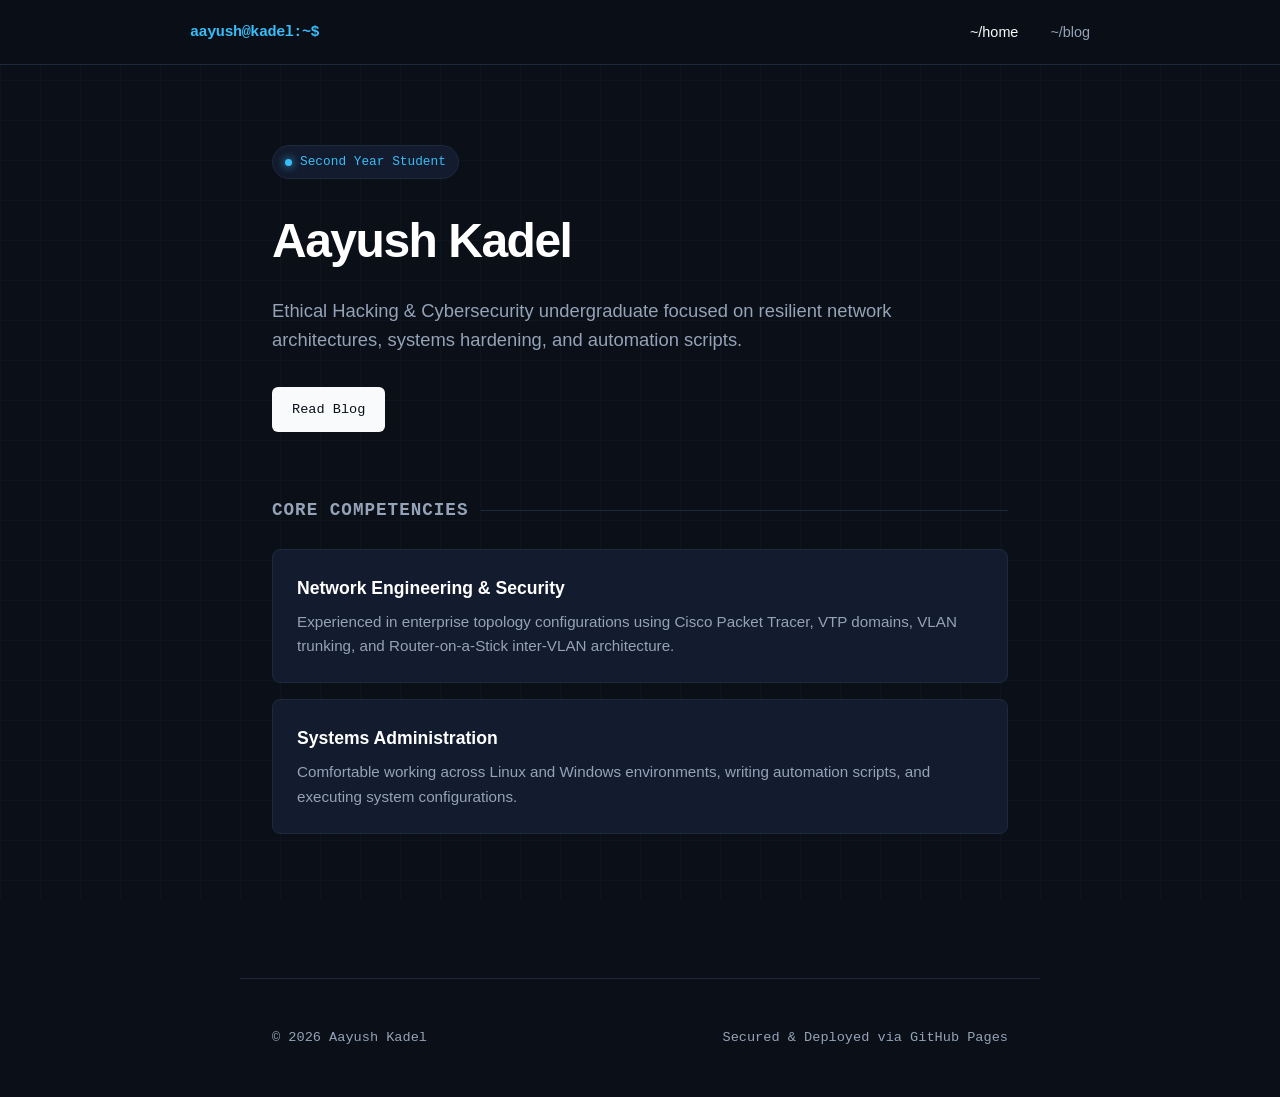
<file: index.html>
<!DOCTYPE html>
<html lang="en">
<head>
    <meta charset="UTF-8">
    <meta name="viewport" content="width=device-width, initial-scale=1.0">
    <title>Aayush Kadel — Cybersecurity & Infrastructure</title>
    <link rel="stylesheet" href="style.css">
</head>
<body>
    <header>
        <nav>
            <div class="logo">aayush@kadel:~$</div>
            <ul class="nav-links">
                <li><a href="index.html" class="active">~/home</a></li>
                <li><a href="blog.html">~/blog</a></li>
                
            </ul>
        </nav>
    </header>

    <main class="container">
        <section class="hero">
            <div class="status-badge">
                <div class="status-dot"></div>
                Second Year Student
            </div>
            <h1>Aayush Kadel</h1>
            <p class="subtitle">
                Ethical Hacking & Cybersecurity undergraduate focused on resilient network architectures, systems hardening, and automation scripts.
            </p>
            <div class="actions">
                <a href="blog.html" class="btn btn-primary">Read Blog</a>

            </div>
        </section>

        <section class="section">
            <h2>Core Competencies</h2>
            <div class="grid">
                <div class="card">
                    <h3>Network Engineering & Security</h3>
                    <p>Experienced in enterprise topology configurations using Cisco Packet Tracer, VTP domains, VLAN trunking, and Router-on-a-Stick inter-VLAN architecture.</p>
                </div>
                <div class="card">
                    <h3>Systems Administration</h3>
                    <p>Comfortable working across Linux and Windows environments, writing automation scripts, and executing system configurations.</p>
                </div>
            </div>
        </section>
    </main>

    <footer>
        <div>&copy; 2026 Aayush Kadel</div>
        <div>Secured & Deployed via GitHub Pages</div>
    </footer>
</body>
</html>
</file>
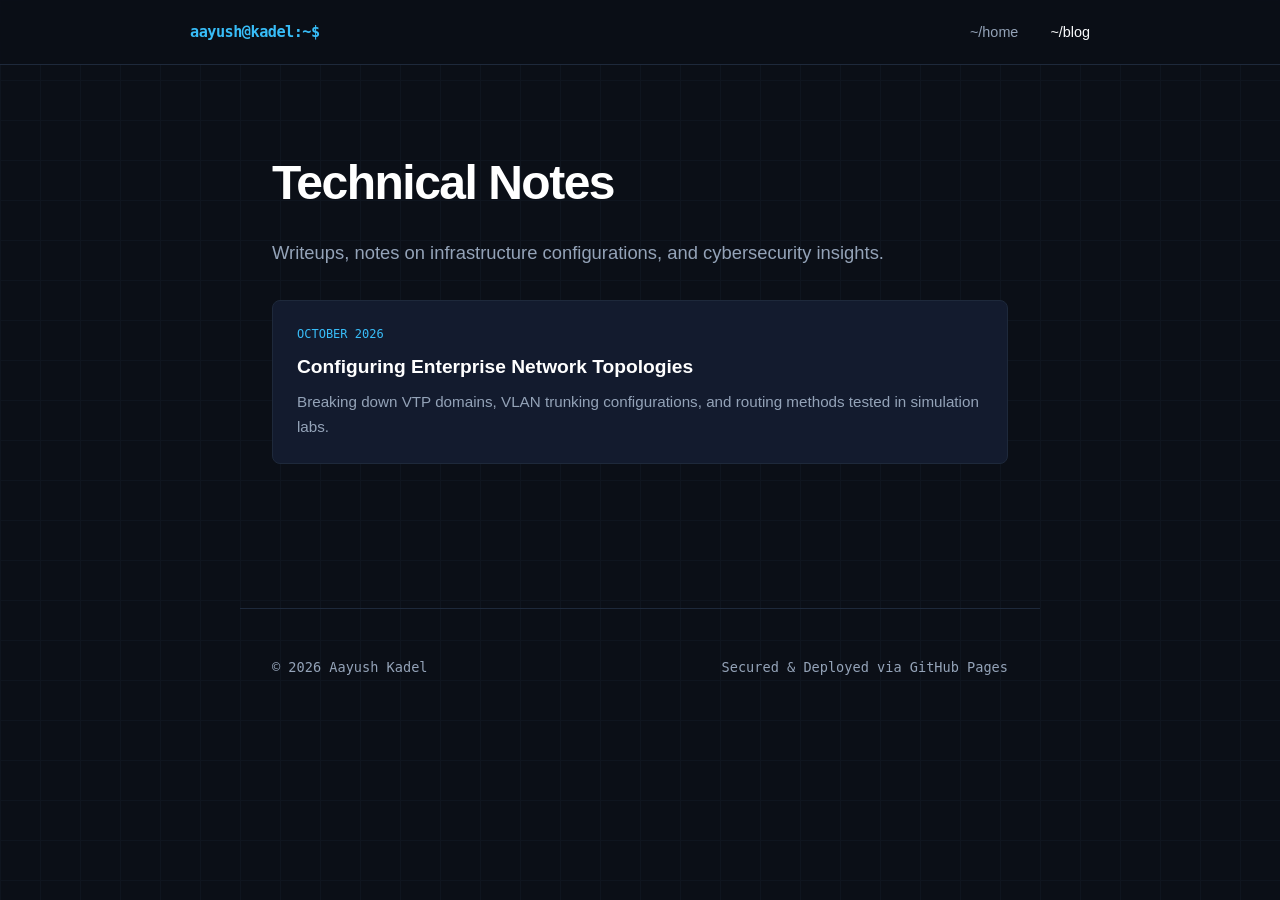
<file: blog.html>
<!DOCTYPE html>
<html lang="en">
<head>
    <meta charset="UTF-8">
    <meta name="viewport" content="width=device-width, initial-scale=1.0">
    <title>Blog — Aayush Kadel</title>
    <link rel="stylesheet" href="style.css">
</head>
<body>
    <header>
        <nav>
            <div class="logo">aayush@kadel:~$</div>
            <ul class="nav-links">
                <li><a href="index.html">~/home</a></li>
                <li><a href="blog.html" class="active">~/blog</a></li>
            </ul>
        </nav>
    </header>

    <main class="container">
        <section class="hero" style="margin-bottom: 2rem;">
            <h1>Technical Notes</h1>
            <p class="subtitle">Writeups, notes on infrastructure configurations, and cybersecurity insights.</p>
        </section>

        <section class="section">
            <div class="blog-list">
                <a href="posts/first-post.html" class="blog-item">
                    <div class="blog-date">OCTOBER 2026</div>
                    <h3>Configuring Enterprise Network Topologies</h3>
                    <p>Breaking down VTP domains, VLAN trunking configurations, and routing methods tested in simulation labs.</p>
                </a>
            </div>
        </section>
    </main>

    <footer>
        <div>&copy; 2026 Aayush Kadel</div>
        <div>Secured & Deployed via GitHub Pages</div>
    </footer>
</body>
</html>
</file>
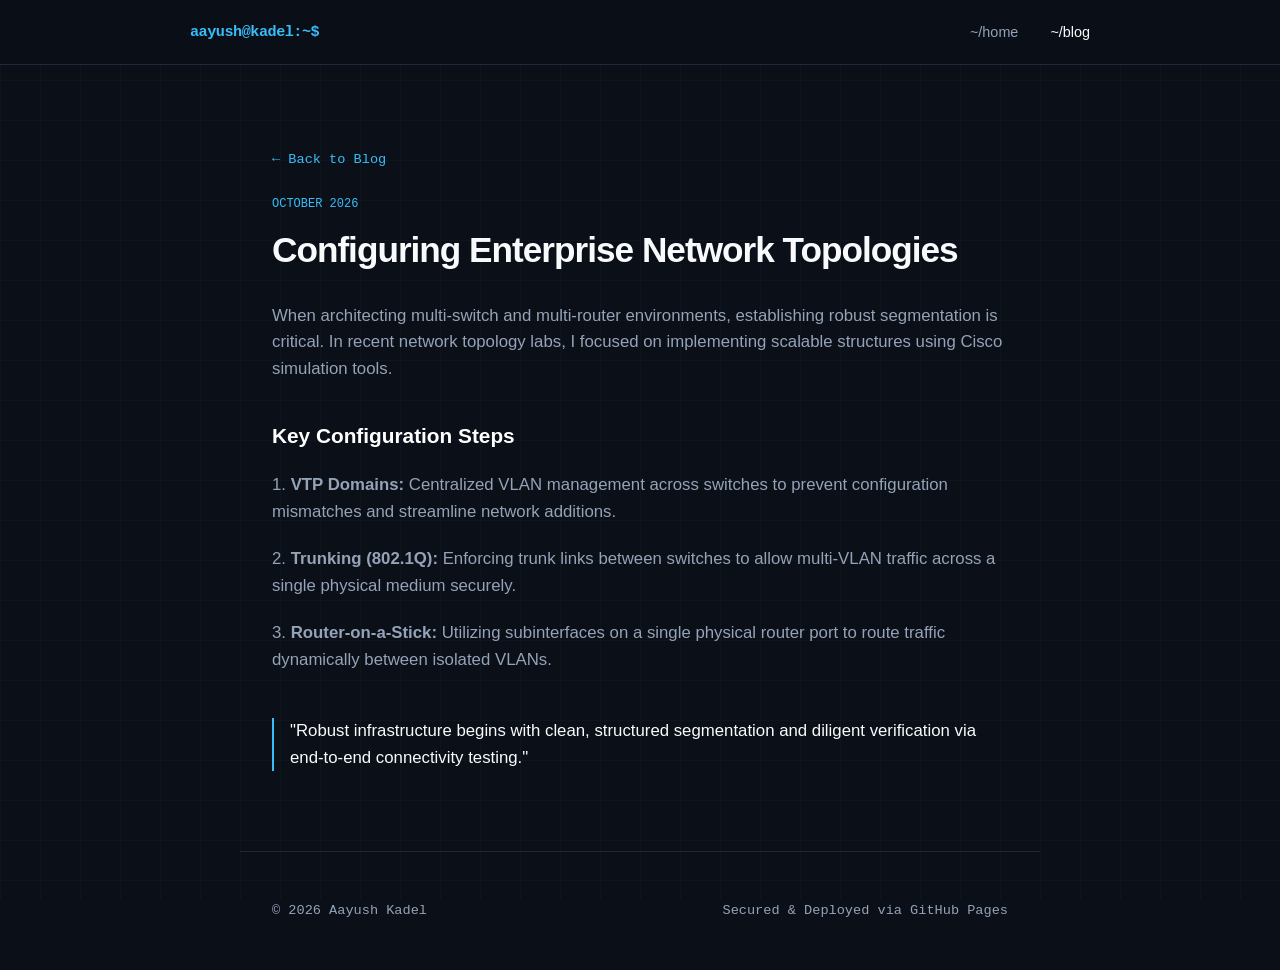
<file: posts/first-post.html>
<!DOCTYPE html>
<html lang="en">
<head>
    <meta charset="UTF-8">
    <meta name="viewport" content="width=device-width, initial-scale=1.0">
    <title>Configuring Enterprise Network Topologies — Aayush Kadel</title>
    <link rel="stylesheet" href="../style.css">
</head>
<body>
    <header>
        <nav>
            <div class="logo">aayush@kadel:~$</div>
            <ul class="nav-links">
                <li><a href="../index.html">~/home</a></li>
                <li><a href="../blog.html" class="active">~/blog</a></li>
            </ul>
        </nav>
    </header>

    <main class="container">
        <article>
            <div style="margin-bottom: 1.5rem;">
                <a href="../blog.html" style="color: var(--accent); text-decoration: none; font-family: var(--font-mono); font-size: 0.85rem;">← Back to Blog</a>
            </div>
            
            <div class="blog-date" style="margin-bottom: 0.5rem;">OCTOBER 2026</div>
            <h1 style="font-size: 2.2rem; margin-bottom: 1.5rem; letter-spacing: -1px;">Configuring Enterprise Network Topologies</h1>
            
            <div style="color: var(--text-muted); font-size: 1.05rem; display: flex; flex-direction: column; gap: 1.25rem;">
                <p>When architecting multi-switch and multi-router environments, establishing robust segmentation is critical. In recent network topology labs, I focused on implementing scalable structures using Cisco simulation tools.</p>
                
                <h3 style="color: #fff; font-size: 1.3rem; margin-top: 1rem;">Key Configuration Steps</h3>
                <p>1. <strong>VTP Domains:</strong> Centralized VLAN management across switches to prevent configuration mismatches and streamline network additions.</p>
                <p>2. <strong>Trunking (802.1Q):</strong> Enforcing trunk links between switches to allow multi-VLAN traffic across a single physical medium securely.</p>
                <p>3. <strong>Router-on-a-Stick:</strong> Utilizing subinterfaces on a single physical router port to route traffic dynamically between isolated VLANs.</p>

                <p style="margin-top: 1.5rem; border-left: 2px solid var(--accent); padding-left: 1rem; color: var(--text-main);">
                    "Robust infrastructure begins with clean, structured segmentation and diligent verification via end-to-end connectivity testing."
                </p>
            </div>
        </article>
    </main>

    <footer>
        <div>&copy; 2026 Aayush Kadel</div>
        <div>Secured & Deployed via GitHub Pages</div>
    </footer>
</body>
</html>
</file>
<file: style.css>
:root {
    --bg-color: #0b0f17;
    --card-bg: #131b2e;
    --border-color: #1e293b;
    --accent: #38bdf8;
    --accent-glow: rgba(56, 189, 248, 0.15);
    --text-main: #f8fafc;
    --text-muted: #94a3b8;
    --font-mono: ui-monospace, SFMono-Regular, Menlo, Monaco, Consolas, monospace;
}

* {
    margin: 0;
    padding: 0;
    box-sizing: border-box;
}

body {
    font-family: -apple-system, BlinkMacSystemFont, "Segoe UI", Roboto, Helvetica, Arial, sans-serif;
    background-color: var(--bg-color);
    color: var(--text-main);
    line-height: 1.6;
    overflow-x: hidden;
}

body::before {
    content: "";
    position: fixed;
    top: 0; left: 0; width: 100%; height: 100%;
    background-image: linear-gradient(var(--border-color) 1px, transparent 1px),
                      linear-gradient(90deg, var(--border-color) 1px, transparent 1px);
    background-size: 40px 40px;
    opacity: 0.25;
    z-index: -1;
}

header {
    border-bottom: 1px solid var(--border-color);
    background: rgba(11, 15, 23, 0.85);
    backdrop-filter: blur(10px);
    position: sticky;
    top: 0;
    z-index: 100;
    padding: 1.25rem 2rem;
}

nav {
    max-width: 900px;
    margin: 0 auto;
    display: flex;
    justify-content: space-between;
    align-items: center;
}

.logo {
    font-family: var(--font-mono);
    font-weight: 600;
    font-size: 0.95rem;
    color: var(--accent);
    letter-spacing: -0.5px;
}

.logo span {
    color: var(--text-muted);
}

.nav-links {
    list-style: none;
    display: flex;
    gap: 2rem;
    font-size: 0.9rem;
}

.nav-links a {
    color: var(--text-muted);
    text-decoration: none;
    transition: color 0.2s ease;
}

.nav-links a:hover, .nav-links a.active {
    color: var(--text-main);
}

.container {
    max-width: 800px;
    margin: 0 auto;
    padding: 5rem 2rem;
}

.hero {
    margin-bottom: 4rem;
}

.status-badge {
    display: inline-flex;
    align-items: center;
    gap: 0.5rem;
    font-family: var(--font-mono);
    font-size: 0.8rem;
    background: var(--card-bg);
    border: 1px solid var(--border-color);
    padding: 0.35rem 0.75rem;
    border-radius: 20px;
    color: var(--accent);
    margin-bottom: 1.5rem;
}

.status-dot {
    width: 7px;
    height: 7px;
    background-color: var(--accent);
    border-radius: 50%;
    box-shadow: 0 0 8px var(--accent);
    animation: pulse 2s infinite;
}

@keyframes pulse {
    0% { opacity: 1; }
    50% { opacity: 0.4; }
    100% { opacity: 1; }
}

.hero h1 {
    font-size: 3rem;
    font-weight: 800;
    letter-spacing: -1.5px;
    margin-bottom: 1rem;
    color: #ffffff;
}

.hero p.subtitle {
    font-size: 1.15rem;
    color: var(--text-muted);
    margin-bottom: 2rem;
    max-width: 650px;
}

.actions {
    display: flex;
    gap: 1rem;
}

.btn {
    font-family: var(--font-mono);
    font-size: 0.85rem;
    padding: 0.75rem 1.25rem;
    border-radius: 6px;
    text-decoration: none;
    font-weight: 500;
    transition: all 0.2s ease;
    cursor: pointer;
}

.btn-primary {
    background: var(--text-main);
    color: var(--bg-color);
}

.btn-primary:hover {
    background: var(--accent);
}

.btn-secondary {
    background: var(--card-bg);
    color: var(--text-main);
    border: 1px solid var(--border-color);
}

.btn-secondary:hover {
    border-color: var(--accent);
}

.section {
    margin-bottom: 4rem;
}

.section h2 {
    font-family: var(--font-mono);
    font-size: 1.1rem;
    text-transform: uppercase;
    letter-spacing: 1px;
    color: var(--text-muted);
    margin-bottom: 1.5rem;
    display: flex;
    align-items: center;
    gap: 0.75rem;
}

.section h2::after {
    content: "";
    flex: 1;
    height: 1px;
    background: var(--border-color);
}

.grid {
    display: grid;
    grid-template-columns: 1fr;
    gap: 1rem;
}

.card {
    background: var(--card-bg);
    border: 1px solid var(--border-color);
    padding: 1.5rem;
    border-radius: 8px;
    transition: border-color 0.2s ease, transform 0.2s ease;
}

.card:hover {
    border-color: var(--accent);
}

.card h3 {
    font-size: 1.1rem;
    margin-bottom: 0.5rem;
    color: #ffffff;
}

.card p {
    color: var(--text-muted);
    font-size: 0.95rem;
}

.blog-item {
    display: block;
    background: var(--card-bg);
    border: 1px solid var(--border-color);
    padding: 1.5rem;
    border-radius: 8px;
    text-decoration: none;
    transition: all 0.2s ease;
    margin-bottom: 1rem;
}

.blog-item:hover {
    border-color: var(--accent);
    transform: translateY(-2px);
    box-shadow: 0 4px 20px var(--accent-glow);
}

.blog-date {
    font-family: var(--font-mono);
    font-size: 0.75rem;
    color: var(--accent);
    margin-bottom: 0.5rem;
}

.blog-item h3 {
    color: #ffffff;
    font-size: 1.2rem;
    margin-bottom: 0.5rem;
}

.blog-item p {
    color: var(--text-muted);
    font-size: 0.95rem;
}

footer {
    max-width: 800px;
    margin: 0 auto;
    padding: 3rem 2rem;
    border-top: 1px solid var(--border-color);
    display: flex;
    justify-content: space-between;
    font-size: 0.85rem;
    color: var(--text-muted);
    font-family: var(--font-mono);
}
</file>
